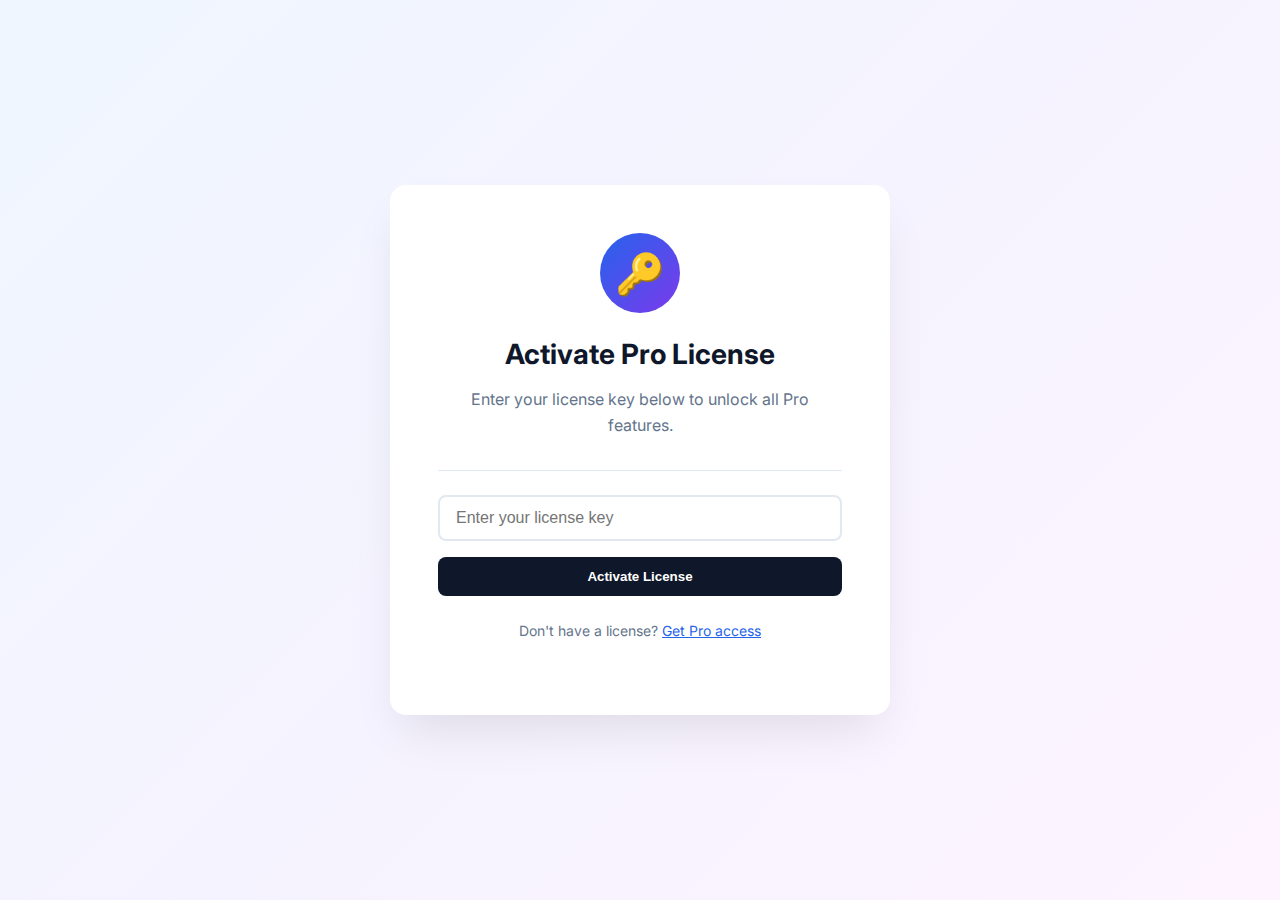
<file: activate.html>
<!DOCTYPE html>
<html lang="en">
<head>
    <meta charset="UTF-8">
    <meta name="viewport" content="width=device-width, initial-scale=1.0">
    <title>Activate Pro - JobHuntKit</title>
    <link rel="icon" type="image/svg+xml" href="/app/logo.svg">
    <link href="https://fonts.googleapis.com/css2?family=Inter:wght@400;500;600;700;800&display=swap" rel="stylesheet">
    <style>
        * { margin: 0; padding: 0; box-sizing: border-box; }
        body {
            font-family: 'Inter', -apple-system, sans-serif;
            background: linear-gradient(135deg, #eff6ff 0%, #f5f3ff 50%, #fdf4ff 100%);
            min-height: 100vh;
            display: flex;
            align-items: center;
            justify-content: center;
            padding: 2rem;
        }
        .container {
            background: white;
            border-radius: 16px;
            padding: 3rem;
            max-width: 500px;
            width: 100%;
            box-shadow: 0 25px 50px -12px rgba(0,0,0,0.1);
            text-align: center;
        }
        .icon {
            width: 80px;
            height: 80px;
            background: linear-gradient(135deg, #10b981, #059669);
            border-radius: 50%;
            display: flex;
            align-items: center;
            justify-content: center;
            margin: 0 auto 1.5rem;
            font-size: 2.5rem;
        }
        .icon.pending {
            background: linear-gradient(135deg, #2563eb, #7c3aed);
        }
        .icon.error {
            background: linear-gradient(135deg, #ef4444, #dc2626);
        }
        h1 {
            font-size: 1.75rem;
            margin-bottom: 1rem;
            color: #0f172a;
        }
        p {
            color: #64748b;
            margin-bottom: 1.5rem;
            line-height: 1.6;
        }
        .btn {
            display: inline-block;
            padding: 0.875rem 2rem;
            background: #2563eb;
            color: white;
            border-radius: 8px;
            text-decoration: none;
            font-weight: 600;
            transition: all 0.2s;
        }
        .btn:hover {
            background: #1d4ed8;
            transform: translateY(-1px);
        }
        .features {
            text-align: left;
            background: #f8fafc;
            border-radius: 12px;
            padding: 1.5rem;
            margin: 1.5rem 0;
        }
        .features h3 {
            font-size: 0.875rem;
            text-transform: uppercase;
            color: #64748b;
            margin-bottom: 1rem;
        }
        .features li {
            padding: 0.5rem 0;
            color: #0f172a;
            display: flex;
            align-items: center;
            gap: 0.75rem;
        }
        .features li::before {
            content: '✓';
            color: #10b981;
            font-weight: bold;
        }
        .manual-entry {
            margin-top: 2rem;
            padding-top: 1.5rem;
            border-top: 1px solid #e2e8f0;
        }
        .manual-entry input {
            width: 100%;
            padding: 0.75rem 1rem;
            border: 2px solid #e2e8f0;
            border-radius: 8px;
            font-size: 1rem;
            margin-bottom: 1rem;
        }
        .manual-entry input:focus {
            outline: none;
            border-color: #2563eb;
        }
        .manual-entry button {
            width: 100%;
            padding: 0.75rem;
            background: #0f172a;
            color: white;
            border: none;
            border-radius: 8px;
            font-weight: 600;
            cursor: pointer;
        }
        .hidden { display: none; }
    </style>
</head>
<body>
    <!-- Success State -->
    <div class="container" id="success-state">
        <div class="icon">🎉</div>
        <h1>Welcome to Pro!</h1>
        <p>Your license has been activated. You now have access to all Pro features.</p>
        <div class="features">
            <h3>You've unlocked:</h3>
            <ul>
                <li>Unlimited job applications</li>
                <li>Unlimited resume versions</li>
                <li>AI resume tailoring</li>
                <li>AI cover letter generator</li>
                <li>Advanced analytics</li>
                <li>All future updates</li>
            </ul>
        </div>
        <a href="/app/" class="btn">Open JobHuntKit →</a>
    </div>

    <!-- Pending/Manual Entry State -->
    <div class="container hidden" id="manual-state">
        <div class="icon pending">🔑</div>
        <h1>Activate Pro License</h1>
        <p>Enter your license key below to unlock all Pro features.</p>
        <div class="manual-entry">
            <input type="text" id="license-input" placeholder="Enter your license key" autocomplete="off">
            <button onclick="activateLicense()">Activate License</button>
        </div>
        <p style="margin-top: 1.5rem; font-size: 0.875rem;">
            Don't have a license? <a href="/#pricing" style="color: #2563eb;">Get Pro access</a>
        </p>
    </div>

    <!-- Error State -->
    <div class="container hidden" id="error-state">
        <div class="icon error">✕</div>
        <h1>Invalid License</h1>
        <p>The license key provided is not valid. Please check your key and try again.</p>
        <div class="manual-entry">
            <input type="text" id="license-input-retry" placeholder="Enter your license key" autocomplete="off">
            <button onclick="activateLicenseRetry()">Try Again</button>
        </div>
        <p style="margin-top: 1.5rem; font-size: 0.875rem;">
            Need help? Contact <a href="mailto:support@jobhuntkit.com" style="color: #2563eb;">support@jobhuntkit.com</a>
        </p>
    </div>

    <script>
        // Valid license keys (in production, validate server-side)
        // Format: JHK-XXXX-XXXX-XXXX
        const VALID_PREFIXES = ['JHK-PRO-', 'JHK-LIFE-', 'JHK-2026-'];
        
        // Simple validation - in production use server-side validation
        function isValidLicense(key) {
            if (!key) return false;
            key = key.trim().toUpperCase();
            
            // Check format
            if (!/^JHK-[A-Z0-9]{4}-[A-Z0-9]{4}-[A-Z0-9]{4}$/.test(key)) {
                return false;
            }
            
            // Check prefix
            return VALID_PREFIXES.some(prefix => key.startsWith(prefix));
        }
        
        function showState(stateId) {
            document.querySelectorAll('.container').forEach(el => el.classList.add('hidden'));
            document.getElementById(stateId).classList.remove('hidden');
        }
        
        function storeLicense(key) {
            localStorage.setItem('jobhuntkit_license', key.trim().toUpperCase());
            localStorage.setItem('jobhuntkit_pro', 'true');
            localStorage.setItem('jobhuntkit_activated', new Date().toISOString());
        }
        
        function activateLicense() {
            const key = document.getElementById('license-input').value;
            if (isValidLicense(key)) {
                storeLicense(key);
                showState('success-state');
            } else {
                showState('error-state');
                document.getElementById('license-input-retry').value = key;
            }
        }
        
        function activateLicenseRetry() {
            const key = document.getElementById('license-input-retry').value;
            if (isValidLicense(key)) {
                storeLicense(key);
                showState('success-state');
            } else {
                // Shake animation
                const container = document.getElementById('error-state');
                container.style.animation = 'shake 0.5s';
                setTimeout(() => container.style.animation = '', 500);
            }
        }
        
        // Check URL params on load
        window.onload = function() {
            const params = new URLSearchParams(window.location.search);
            const key = params.get('key') || params.get('license');
            
            if (key) {
                if (isValidLicense(key)) {
                    storeLicense(key);
                    showState('success-state');
                } else {
                    showState('error-state');
                    document.getElementById('license-input-retry').value = key;
                }
            } else {
                // Check if already activated
                if (localStorage.getItem('jobhuntkit_pro') === 'true') {
                    showState('success-state');
                } else {
                    showState('manual-state');
                }
            }
        };
        
        // Add shake animation
        const style = document.createElement('style');
        style.textContent = `
            @keyframes shake {
                0%, 100% { transform: translateX(0); }
                25% { transform: translateX(-10px); }
                75% { transform: translateX(10px); }
            }
        `;
        document.head.appendChild(style);
    </script>
</body>
</html>
</file>
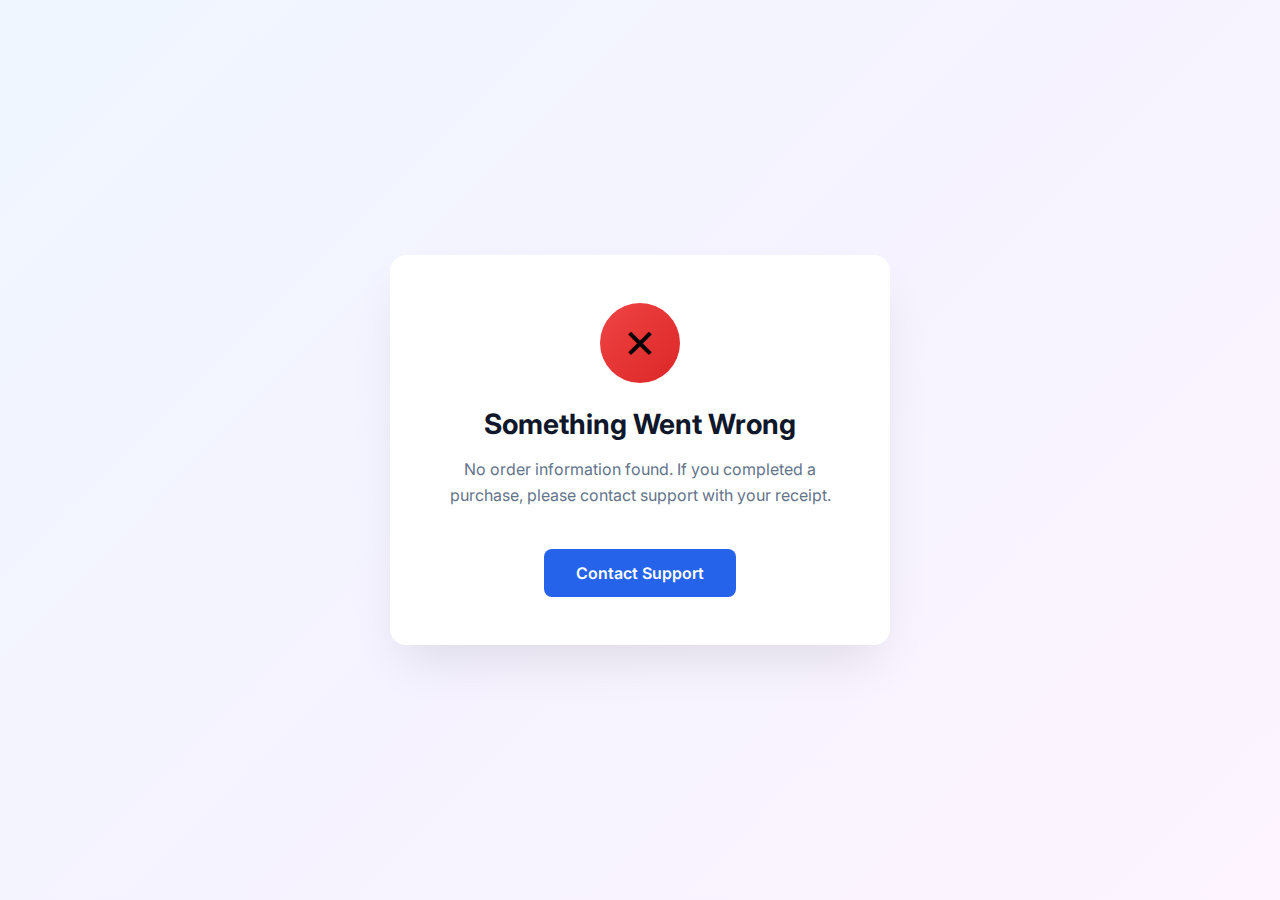
<file: checkout-success.html>
<!DOCTYPE html>
<html lang="en">
<head>
    <meta charset="UTF-8">
    <meta name="viewport" content="width=device-width, initial-scale=1.0">
    <title>Payment Successful - JobHuntKit</title>
    <link rel="icon" type="image/svg+xml" href="/app/logo.svg">
    <link href="https://fonts.googleapis.com/css2?family=Inter:wght@400;500;600;700;800&display=swap" rel="stylesheet">
    <style>
        * { margin: 0; padding: 0; box-sizing: border-box; }
        body {
            font-family: 'Inter', -apple-system, sans-serif;
            background: linear-gradient(135deg, #eff6ff 0%, #f5f3ff 50%, #fdf4ff 100%);
            min-height: 100vh;
            display: flex;
            align-items: center;
            justify-content: center;
            padding: 2rem;
        }
        .container {
            background: white;
            border-radius: 16px;
            padding: 3rem;
            max-width: 500px;
            width: 100%;
            box-shadow: 0 25px 50px -12px rgba(0,0,0,0.1);
            text-align: center;
        }
        .icon {
            width: 80px;
            height: 80px;
            background: linear-gradient(135deg, #10b981, #059669);
            border-radius: 50%;
            display: flex;
            align-items: center;
            justify-content: center;
            margin: 0 auto 1.5rem;
            font-size: 2.5rem;
        }
        .icon.loading { background: linear-gradient(135deg, #3b82f6, #2563eb); }
        .icon.error { background: linear-gradient(135deg, #ef4444, #dc2626); }
        h1 { font-size: 1.75rem; margin-bottom: 1rem; color: #0f172a; }
        p { color: #64748b; margin-bottom: 1.5rem; line-height: 1.6; }
        .license-box {
            background: #f8fafc;
            border: 2px dashed #e2e8f0;
            border-radius: 12px;
            padding: 1.5rem;
            margin: 1.5rem 0;
        }
        .license-key {
            font-family: monospace;
            font-size: 1.25rem;
            font-weight: 700;
            color: #2563eb;
            letter-spacing: 0.05em;
            word-break: break-all;
        }
        .btn {
            display: inline-block;
            padding: 0.875rem 2rem;
            background: #2563eb;
            color: white;
            border-radius: 8px;
            text-decoration: none;
            font-weight: 600;
            transition: all 0.2s;
            margin-top: 1rem;
        }
        .btn:hover { background: #1d4ed8; transform: translateY(-1px); }
        .note { font-size: 0.875rem; color: #94a3b8; margin-top: 1.5rem; }
        .hidden { display: none; }
        .spinner {
            width: 40px;
            height: 40px;
            border: 4px solid #e2e8f0;
            border-top-color: #3b82f6;
            border-radius: 50%;
            animation: spin 1s linear infinite;
        }
        @keyframes spin { to { transform: rotate(360deg); } }
    </style>
</head>
<body>
    <!-- Loading State -->
    <div class="container" id="loading-state">
        <div class="icon loading">
            <div class="spinner"></div>
        </div>
        <h1>Processing Payment...</h1>
        <p>Please wait while we verify your purchase and generate your license.</p>
    </div>

    <!-- Success State -->
    <div class="container hidden" id="success-state">
        <div class="icon">✓</div>
        <h1>Payment Successful!</h1>
        <p>Thank you for purchasing JobHuntKit Pro! Your license key is below.</p>
        
        <div class="license-box">
            <div class="license-key" id="license-key"></div>
        </div>
        
        <p id="email-note"></p>
        
        <a href="/app/" class="btn">Open JobHuntKit Pro →</a>
        
        <p class="note">
            Save your license key! You can use it to activate Pro on other devices.
        </p>
    </div>

    <!-- Error State -->
    <div class="container hidden" id="error-state">
        <div class="icon error">✕</div>
        <h1>Something Went Wrong</h1>
        <p id="error-message">We couldn't verify your payment. Please contact support.</p>
        <a href="mailto:support@jobhuntkit.com" class="btn">Contact Support</a>
    </div>

    <script>
        function showState(stateId) {
            document.querySelectorAll('.container').forEach(el => el.classList.add('hidden'));
            document.getElementById(stateId).classList.remove('hidden');
        }

        async function completeCheckout() {
            // Get order ID from URL (Square adds transactionId or checkoutId)
            const params = new URLSearchParams(window.location.search);
            const orderId = params.get('orderId') || params.get('transactionId') || params.get('checkoutId') || localStorage.getItem('jobhuntkit_pending_order');

            // If no order ID, might be a direct visit - check localStorage
            if (!orderId) {
                if (localStorage.getItem('jobhuntkit_pro') === 'true') {
                    document.getElementById('license-key').textContent = localStorage.getItem('jobhuntkit_license') || 'Already Activated';
                    document.getElementById('email-note').textContent = 'Your Pro access is already active!';
                    showState('success-state');
                } else {
                    document.getElementById('error-message').textContent = 'No order information found. If you completed a purchase, please contact support with your receipt.';
                    showState('error-state');
                }
                return;
            }

            try {
                const response = await fetch('/api/checkout/complete', {
                    method: 'POST',
                    headers: { 'Content-Type': 'application/json' },
                    body: JSON.stringify({ orderId })
                });

                const data = await response.json();

                if (data.success && data.license) {
                    // Store in localStorage
                    localStorage.setItem('jobhuntkit_license', data.license);
                    localStorage.setItem('jobhuntkit_pro', 'true');
                    localStorage.setItem('jobhuntkit_activated', new Date().toISOString());

                    // Show success
                    document.getElementById('license-key').textContent = data.license;
                    if (data.email) {
                        document.getElementById('email-note').textContent = 'A copy has been sent to ' + data.email;
                    } else {
                        document.getElementById('email-note').textContent = 'Your license has been activated in this browser.';
                    }
                    showState('success-state');
                } else {
                    document.getElementById('error-message').textContent = data.error || 'Payment verification failed. Please contact support.';
                    showState('error-state');
                }
            } catch (error) {
                console.error('Checkout completion error:', error);
                document.getElementById('error-message').textContent = 'Network error. Please refresh the page or contact support.';
                showState('error-state');
            }
        }

        // Start verification
        completeCheckout();
    </script>
</body>
</html>
</file>
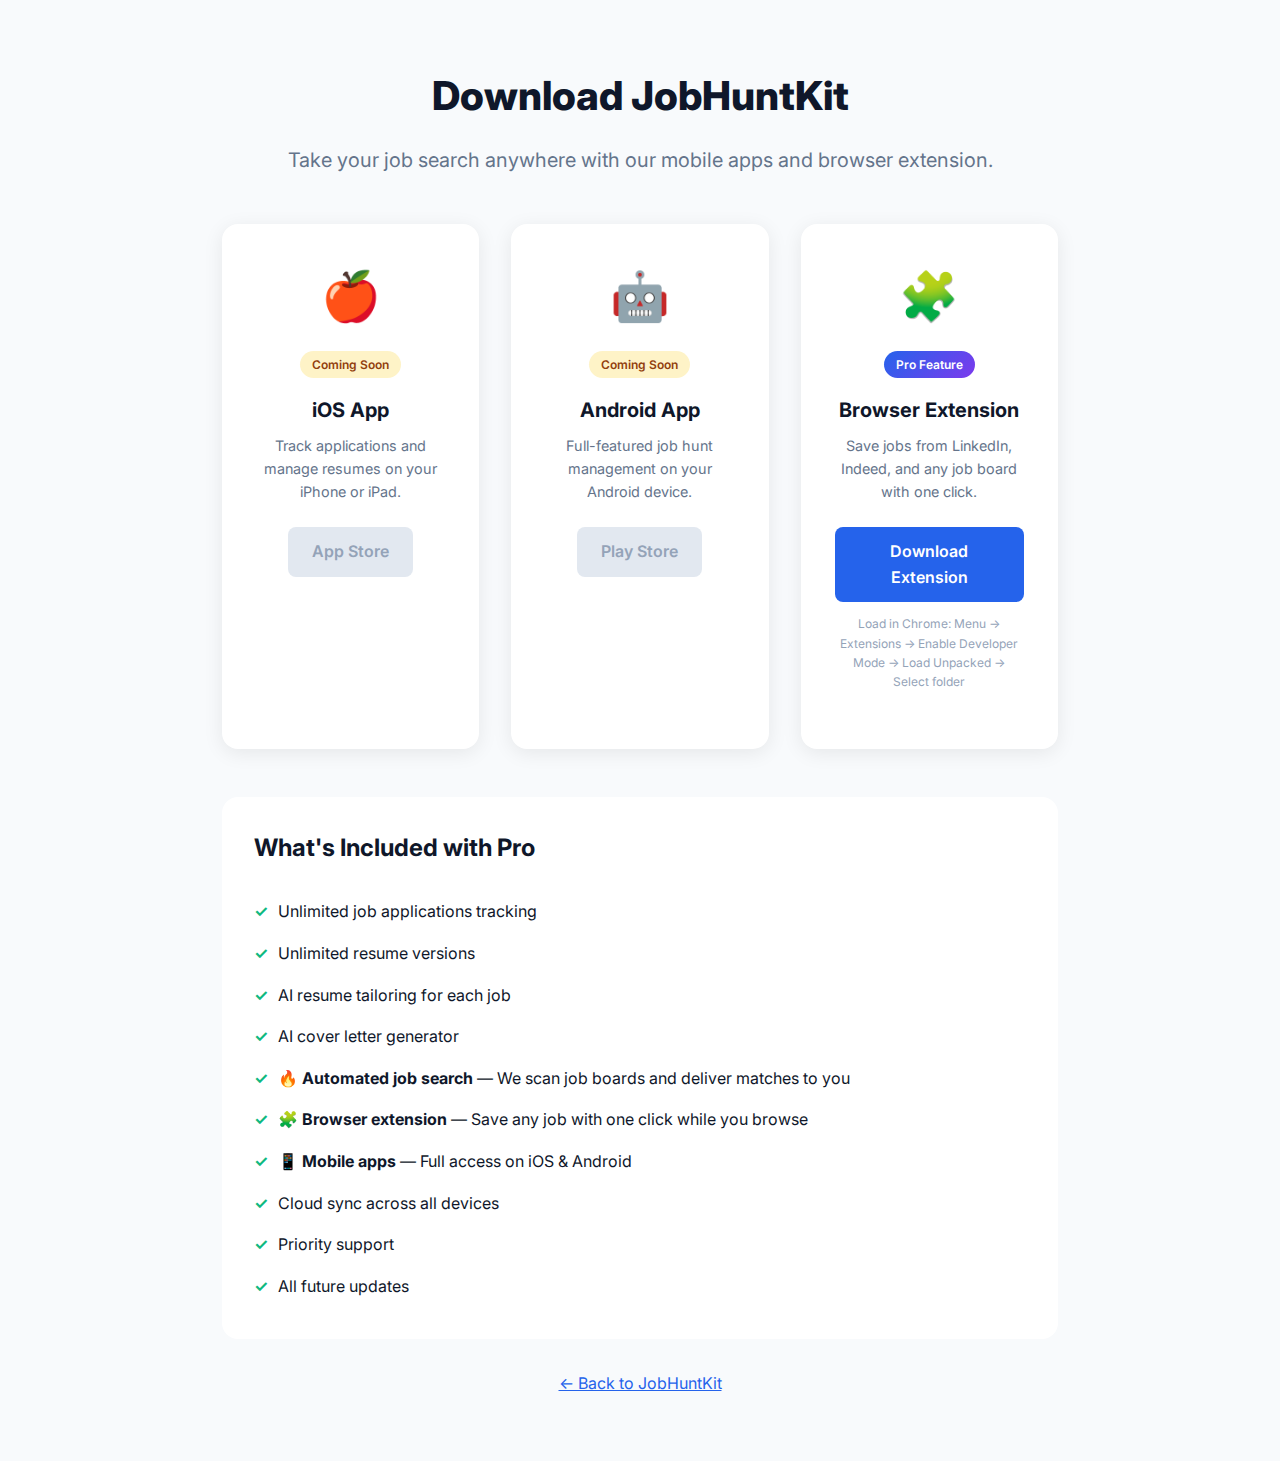
<file: downloads.html>
<!DOCTYPE html>
<html lang="en">
<head>
    <meta charset="UTF-8">
    <meta name="viewport" content="width=device-width, initial-scale=1.0">
    <title>Download JobHuntKit - Mobile Apps & Browser Extension</title>
    <link rel="icon" type="image/svg+xml" href="/app/logo.svg">
    <link href="https://fonts.googleapis.com/css2?family=Inter:wght@400;500;600;700;800&display=swap" rel="stylesheet">
    <style>
        * { margin: 0; padding: 0; box-sizing: border-box; }
        :root {
            --primary: #2563eb;
            --primary-dark: #1d4ed8;
            --dark: #0f172a;
            --gray: #64748b;
            --light: #f8fafc;
        }
        body {
            font-family: 'Inter', -apple-system, sans-serif;
            line-height: 1.6;
            color: var(--dark);
            background: var(--light);
        }
        .container {
            max-width: 900px;
            margin: 0 auto;
            padding: 4rem 2rem;
        }
        h1 {
            font-size: 2.5rem;
            font-weight: 800;
            margin-bottom: 1rem;
            text-align: center;
        }
        .subtitle {
            text-align: center;
            color: var(--gray);
            font-size: 1.25rem;
            margin-bottom: 3rem;
        }
        .download-grid {
            display: grid;
            grid-template-columns: repeat(auto-fit, minmax(250px, 1fr));
            gap: 2rem;
            margin-bottom: 3rem;
        }
        .download-card {
            background: white;
            border-radius: 16px;
            padding: 2rem;
            text-align: center;
            box-shadow: 0 4px 20px rgba(0,0,0,0.08);
            border: 2px solid transparent;
            transition: all 0.2s;
        }
        .download-card:hover {
            border-color: var(--primary);
            transform: translateY(-2px);
        }
        .download-card .icon {
            font-size: 3rem;
            margin-bottom: 1rem;
        }
        .download-card h3 {
            font-size: 1.25rem;
            margin-bottom: 0.5rem;
        }
        .download-card p {
            color: var(--gray);
            font-size: 0.9rem;
            margin-bottom: 1.5rem;
        }
        .btn {
            display: inline-block;
            padding: 0.75rem 1.5rem;
            border-radius: 8px;
            font-weight: 600;
            text-decoration: none;
            transition: all 0.2s;
        }
        .btn-primary {
            background: var(--primary);
            color: white;
        }
        .btn-primary:hover {
            background: var(--primary-dark);
        }
        .btn-disabled {
            background: #e2e8f0;
            color: #94a3b8;
            cursor: not-allowed;
        }
        .badge {
            display: inline-block;
            padding: 0.25rem 0.75rem;
            background: #fef3c7;
            color: #92400e;
            font-size: 0.75rem;
            font-weight: 600;
            border-radius: 20px;
            margin-bottom: 1rem;
        }
        .pro-badge {
            background: linear-gradient(135deg, #2563eb, #7c3aed);
            color: white;
        }
        .features {
            background: white;
            border-radius: 16px;
            padding: 2rem;
            margin-top: 2rem;
        }
        .features h2 {
            margin-bottom: 1.5rem;
        }
        .features ul {
            list-style: none;
        }
        .features li {
            padding: 0.5rem 0;
            padding-left: 1.5rem;
            position: relative;
        }
        .features li::before {
            content: '✓';
            position: absolute;
            left: 0;
            color: #10b981;
            font-weight: bold;
        }
        .back-link {
            display: block;
            text-align: center;
            margin-top: 2rem;
            color: var(--primary);
        }
    </style>
</head>
<body>
    <div class="container">
        <h1>Download JobHuntKit</h1>
        <p class="subtitle">Take your job search anywhere with our mobile apps and browser extension.</p>

        <div class="download-grid">
            <div class="download-card">
                <div class="icon">🍎</div>
                <span class="badge">Coming Soon</span>
                <h3>iOS App</h3>
                <p>Track applications and manage resumes on your iPhone or iPad.</p>
                <span class="btn btn-disabled">App Store</span>
            </div>

            <div class="download-card">
                <div class="icon">🤖</div>
                <span class="badge">Coming Soon</span>
                <h3>Android App</h3>
                <p>Full-featured job hunt management on your Android device.</p>
                <span class="btn btn-disabled">Play Store</span>
            </div>

            <div class="download-card">
                <div class="icon">🧩</div>
                <span class="badge pro-badge">Pro Feature</span>
                <h3>Browser Extension</h3>
                <p>Save jobs from LinkedIn, Indeed, and any job board with one click.</p>
                <a href="/downloads/jobhuntkit-extension.zip" class="btn btn-primary" download>Download Extension</a>
                <p style="font-size: 0.75rem; color: #94a3b8; margin-top: 0.75rem;">Load in Chrome: Menu → Extensions → Enable Developer Mode → Load Unpacked → Select folder</p>
            </div>
        </div>

        <div class="features">
            <h2>What's Included with Pro</h2>
            <ul>
                <li>Unlimited job applications tracking</li>
                <li>Unlimited resume versions</li>
                <li>AI resume tailoring for each job</li>
                <li>AI cover letter generator</li>
                <li><strong>🔥 Automated job search</strong> — We scan job boards and deliver matches to you</li>
                <li><strong>🧩 Browser extension</strong> — Save any job with one click while you browse</li>
                <li><strong>📱 Mobile apps</strong> — Full access on iOS & Android</li>
                <li>Cloud sync across all devices</li>
                <li>Priority support</li>
                <li>All future updates</li>
            </ul>
        </div>

        <a href="/" class="back-link">← Back to JobHuntKit</a>
    </div>
</body>
</html>
</file>
